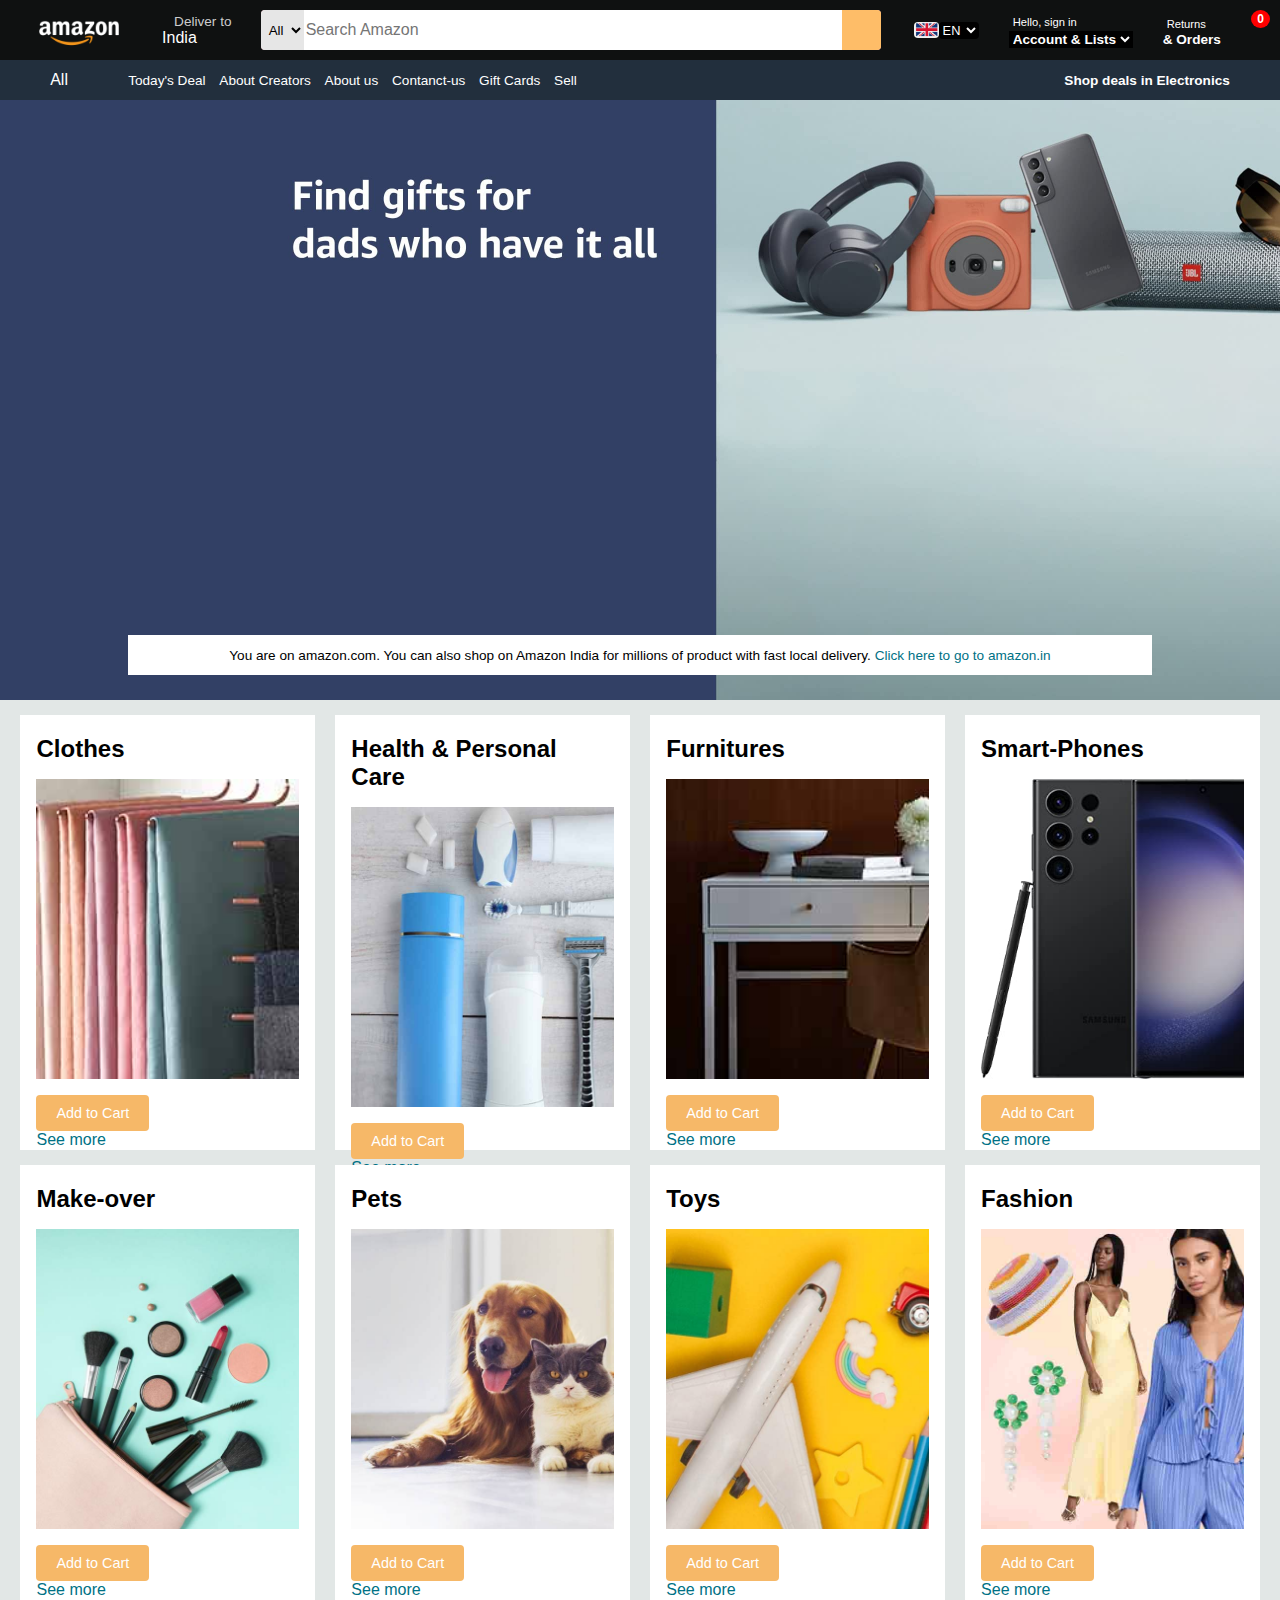
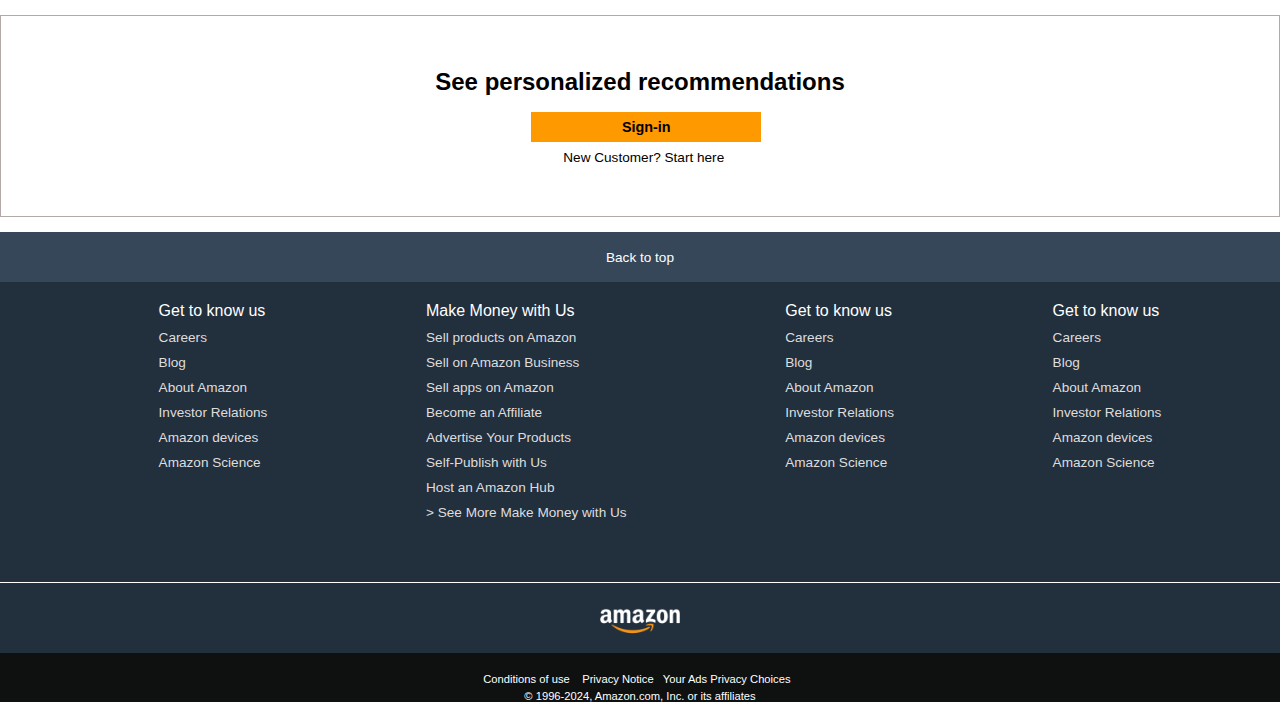
<file: AmzonClone/index.html>
<!DOCTYPE html>
<html lang="en">
<head>
    <meta charset="UTF-8">
    <meta name="viewport" content="width=device-width, initial-scale=1.0">
    <title>Amazon</title>
    <link rel="stylesheet" href="https://cdnjs.cloudflare.com/ajax/libs/font-awesome/6.6.0/css/all.min.css" integrity="sha512-Kc323vGBEqzTmouAECnVceyQqyqdsSiqLQISBL29aUW4U/M7pSPA/gEUZQqv1cwx4OnYxTxve5UMg5GT6L4JJg==" crossorigin="anonymous" referrerpolicy="no-referrer" />
    <link rel=" stylesheet " href="style.css">
</head>
<body>
 <header>
   <div class="navbar">
      <div class="nav-logo  border" >
        <div class="logo"> <!--img src="amazon_logo.png" alt="logo" id="logo" .mistake 1 create div for each task & add this image to background in cssfile not as image --></div>
      </div>

     <div class="nav-address border" > 
           <p class="add1"> Deliver to </p>
        <div class="add-icon">
            <i class="fa-solid fa-location-dot"></i>
            <p class="add2">India</p>
           
        </div>
       
     </div>
     
        <div class="nav-search ">
          <select class = "search-select">
            <option>All</option>
            <!-- <option>All Departments</option>
            <option>Art and Crafts</option>
            <option>Electronics</option>
            <option>Men's Wear</option>
            <option>Women's Wear</option> -->
          </select>
          <input type="text" placeholder="Search Amazon" class="search-input">
          <div class= "search-icon">
           <i class="fa-solid fa-magnifying-glass" style="color: #0f1111;"></i>
          </div>
        </div>
        <div class="lang border">
          <span class="lang-icon "></span>
           <select class="select-lang ">
            <option>EN</option>
           </select>
          
        </div>
        <div class="nav-account border">
          <p><span>Hello, sign in </span></p>
          <select class="Account">
            <option>Account & Lists</option>
          </select>

        </div>
        <div class="nav-return border">
          <p><span>Returns</span></p>
          <p class="Orders">& Orders</p>
        </div>
        <div class="nav-cart border">
          <!-- <i class="fa-solid fa-cart-shopping"></i>
          Cart --><div class="nav-cart">
    <i class="fa fa-shopping-cart"></i>
    <span id="cart-count">0</span> <!-- Cart count badge -->
</div>
        </div>
    </div>
    <div class="panel">
      <div class="panel-all"> <!--different anchor tags -->
        <i class="fa-solid fa-bars"></i>
        All
      </div>
      <div class="panel-ops">
        <p>Today's Deal  </p>
        <p><a href="about_creators.html">About Creators</a></p>   
        <p><a href="about_us.html">About us</a> </p>
        <p> <a href="contact.html">Contanct-us</a></p>
        <p>Gift Cards  </p>
        <p>Sell</p>
      </div>
      <div class="panel-deals">
        <p>Shop deals in Electronics</p>
      </div>
      
    </div>
  </header>
  <div class="hero-section">
    <div class="hero-msg">
      <p>You are on amazon.com. You can also shop on Amazon India for millions of product with fast local delivery. <a>Click here to go to amazon.in</a></p>
    </div>
  </div>
  <div class="shop-section">
    <div class="box">
      <div class="box-content">
        <h2>Clothes</h2>
        <div class="box-img" style="background-image: url('box1_image.jpg');"></div>
        <div class="add-to-cart-btn"><button>Add to Cart</button></div>
        <p><a>See more</a></p>
      </div>
     
    </div>
    <div class="box">
      <div class="box-content">
        <h2>Health & Personal Care</h2>
        <div class="box-img" style="background-image: url('box2_image.jpg');"></div>
        <div class="add-to-cart-btn"><button>Add to Cart</button></div>
        <p><a>See more</a></p>
      </div>
    </div>
    <div class="box">
      <div class="box-content">
        <h2>Furnitures</h2>
        <div class="box-img" style="background-image: url('box3_image.jpg');"></div>
        <div class="add-to-cart-btn"><button>Add to Cart</button></div>
        <p><a>See more</a></p>
      </div>
    </div>
    <div class="box">
      <div class="box-content">
        <h2>Smart-Phones</h2>
        <div class="box-img" style="background-image: url('box4_image.jpg');"></div>
        <div class="add-to-cart-btn"><button>Add to Cart</button></div>
        <p><a>See more</a></p>
      </div>
    </div>
    <div class="box">
      <div class="box-content">
        <h2>Make-over</h2>
        <div class="box-img" style="background-image: url('box5_image.jpg');"></div>
        <div class="add-to-cart-btn"><button>Add to Cart</button></div>
        <p><a>See more</a></p>
      </div>
     
    </div>
    <div class=" box">
      <div class="box-content">
        <h2>Pets</h2>
        <div class="box-img" style="background-image: url('box6_image.jpg');"></div>
        <div class="add-to-cart-btn"><button>Add to Cart</button></div>
        <p><a>See more</a></p>
      </div>
    </div>
    <div class=" box">
      <div class="box-content">
        <h2>Toys</h2>
        <div class="box-img" style="background-image: url('box7_image.jpg');"></div>
        <div class="add-to-cart-btn"><button>Add to Cart</button></div>
        <p><a>See more</a></p>
      </div>
    </div>
    <div class=" box">
      <div class="box-content">
        <h2>Fashion</h2>
        <div class="box-img" style="background-image: url('box8_image.jpg');"></div>
        <div class="add-to-cart-btn"><button>Add to Cart</button></div>
        <p><a>See more</a></p>
      </div>
    </div>
  </div>
  <footer>
     <div class="foot1">
       <div class="recomm">
         <h2> See personalized recommendations</h2>
          <div class="customer">
         <button class="sign-in"><a href="https://www.amazon.in/ap/signin?openid.pape.max_auth_age=0&openid.return_to=https%3A%2F%2Fwww.amazon.in%2F%3F_encoding%3DUTF8%26adgrpid%3D1326012680679100%26hvadid%3D82876055443053%26hvbmt%3Dbe%26hvdev%3Dc%26hvlocint%3D%26hvlocphy%3D155474%26hvnetw%3Do%26hvqmt%3De%26hvtargid%3Dkwd-82876733542853%253Aloc-90%26hydadcr%3D5619_2377285%26ref%3Dpd_sl_4bzeat7dnl_e%26tag%3Dmsndeskstdin-21%26ref_%3Dnav_ya_signin&openid.identity=http%3A%2F%2Fspecs.openid.net%2Fauth%2F2.0%2Fidentifier_select&openid.assoc_handle=inflex&openid.mode=checkid_setup&openid.claimed_id=http%3A%2F%2Fspecs.openid.net%2Fauth%2F2.0%2Fidentifier_select&openid.ns=http%3A%2F%2Fspecs.openid.net%2Fauth%2F2.0">Sign-in</a></button> 
           <p>New Customer? <a>Start here </a></p>
          </div>  
        </div>
     </div>
     <div class="foot2">
       Back to top
     </div>
     <div class="foot3">
      <!-- <div> -->
       
        <ul>
        <p>Get to know us</p>
         <a>Careers</a>
         <a>Blog</a>
         <a>About Amazon</a>
         <a>Investor Relations</a>
         <a>Amazon devices</a>
         <a>Amazon Science</a>
        </ul>
     <!-- </div> -->
     <!-- <div> -->
      <ul>
        <p>Make Money with Us</p>
        <a>Sell products on Amazon</a>
        <a>Sell on Amazon Business</a>
        <a>Sell apps on Amazon</a>
        <a>Become an Affiliate</a>
        <a>Advertise Your Products</a>
        <a>Self-Publish with Us</a>
        <a>Host an Amazon Hub</a>
        <a>> See More Make Money with Us</a>
      </ul>
     <!-- </div>  -->
     <ul>
      <p>Get to know us</p>
       <a>Careers</a>
       <a>Blog</a>
       <a>About Amazon</a>
       <a>Investor Relations</a>
       <a>Amazon devices</a>
       <a>Amazon Science</a>
      </ul>

      <ul>
        <p>Get to know us</p>
         <a>Careers</a>
         <a>Blog</a>
         <a>About Amazon</a>
         <a>Investor Relations</a>
         <a>Amazon devices</a>
         <a>Amazon Science</a>
      </ul>
     </div>
     <div class="foot4">
      <div class="logoagain"></div>
     </div>
     <div class="foot5">
       <div class="pages">
         <a>Conditions of use &nbsp;&nbsp;</a>
         <a>Privacy Notice&nbsp;&nbsp;</a>
         <a>Your Ads Privacy Choices&nbsp;&nbsp;</a>
        </div>
        <div class="copyright">
        © 1996-2024, Amazon.com, Inc. or its affiliates
        </div>
     </div>
   </footer>
   <script src="app.js"></script>
 </body>
</html>
</file>
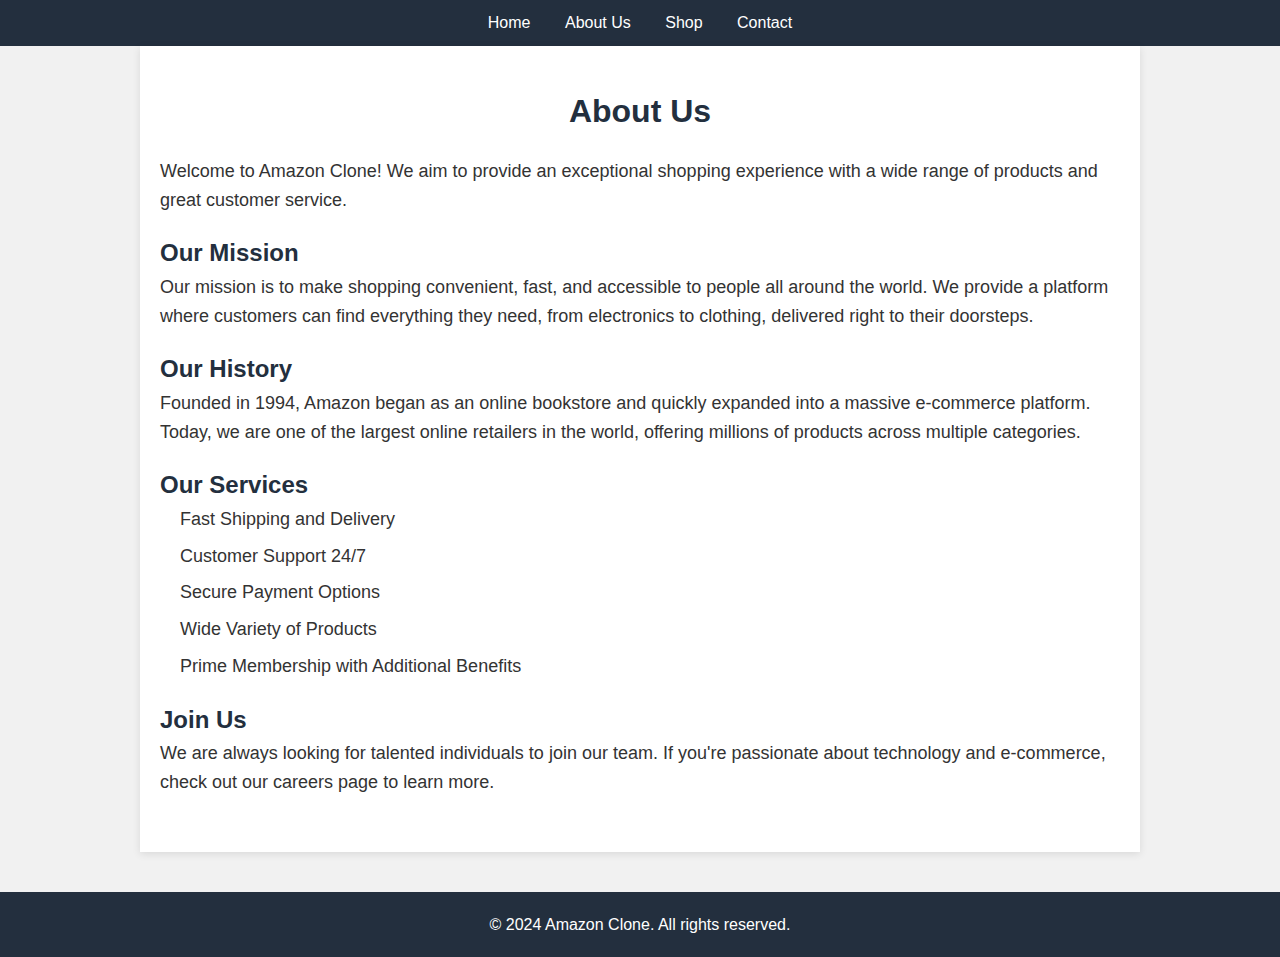
<file: about_us.html>
<!DOCTYPE html>
<html lang="en">
<head>
    <meta charset="UTF-8">
    <meta name="viewport" content="width=device-width, initial-scale=1.0">
    <title>About Us - Amazon Clone</title>
    <link rel="stylesheet" href="about_us.css">
</head>
<body>
    <!-- Header Section (Navigation Bar) -->
    <header>
        <nav>
            <ul>
                <li><a href="index.html">Home</a></li>
                <li><a href="about_us.html">About Us</a></li>
                <li><a href="shop.html">Shop</a></li>
                <li><a href="contact.html">Contact</a></li>
            </ul>
        </nav>
    </header>

    <!-- About Us Section -->
    <main>
        <section class="about-section">
            <h1>About Us</h1>
            <p>Welcome to Amazon Clone! We aim to provide an exceptional shopping experience with a wide range of products and great customer service.</p>

            <h2>Our Mission</h2>
            <p>Our mission is to make shopping convenient, fast, and accessible to people all around the world. We provide a platform where customers can find everything they need, from electronics to clothing, delivered right to their doorsteps.</p>

            <h2>Our History</h2>
            <p>Founded in 1994, Amazon began as an online bookstore and quickly expanded into a massive e-commerce platform. Today, we are one of the largest online retailers in the world, offering millions of products across multiple categories.</p>

            <h2>Our Services</h2>
            <ul>
                <li>Fast Shipping and Delivery</li>
                <li>Customer Support 24/7</li>
                <li>Secure Payment Options</li>
                <li>Wide Variety of Products</li>
                <li>Prime Membership with Additional Benefits</li>
            </ul>

            <h2>Join Us</h2>
            <p>We are always looking for talented individuals to join our team. If you're passionate about technology and e-commerce, check out our careers page to learn more.</p>
        </section>
    </main>

    <!-- Footer Section -->
    <footer>
        <p>&copy; 2024 Amazon Clone. All rights reserved.</p>
    </footer>
</body>
</html>
</file>
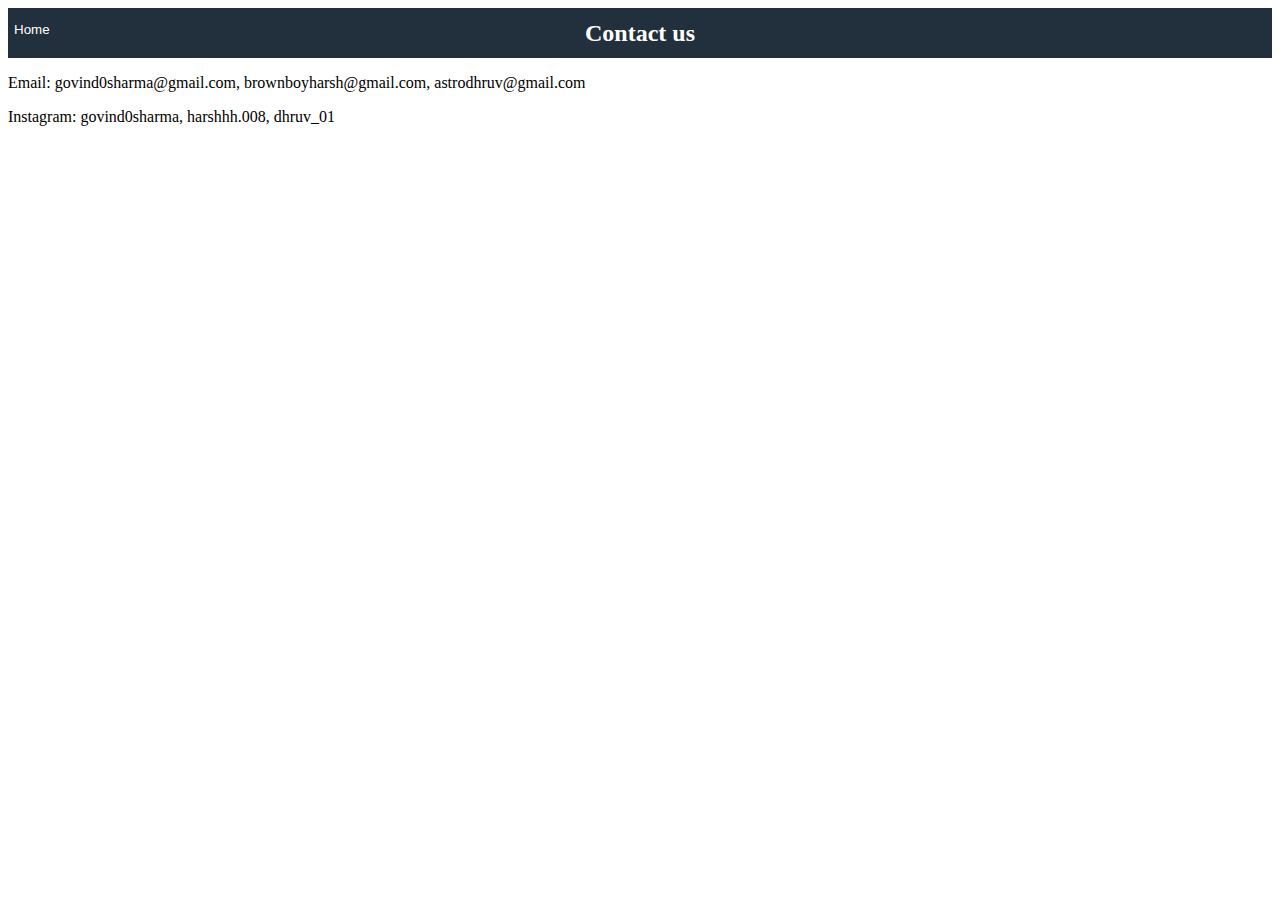
<file: contact.html>
<!DOCTYPE html>
<html lang="en">
<head>
    <meta charset="UTF-8">
    <meta name="viewport" content="width=device-width, initial-scale=1.0">
    <title>Contact-info</title>
    <link rel="stylesheet" href="https://cdnjs.cloudflare.com/ajax/libs/font-awesome/6.6.0/css/all.min.css" integrity="sha512-Kc323vGBEqzTmouAECnVceyQqyqdsSiqLQISBL29aUW4U/M7pSPA/gEUZQqv1cwx4OnYxTxve5UMg5GT6L4JJg==" crossorigin="anonymous" referrerpolicy="no-referrer" />
<style>
    .contact-us{
        display: flex;
        height: 50px;
        width: 100%;
        align-items: center;
        justify-content: center;
        color: white;
        background-color: #222f3d;

    }
    button{
        position:absolute;
        border: none;
        color: white;
        background-color: #222f3d;
        margin-top: 13px;
        text-align: end ;

    }
</style>
</head>
<body>
    <div>
        <div class="home"><a href="index.html"><button>Home</button></a></div>
        <div class="contact-us">
            <h2>Contact us</h2>
           
        </div>
        <di class="options">
           <p><i class="fa-solid fa-envelope"></i> Email: govind0sharma@gmail.com, brownboyharsh@gmail.com, astrodhruv@gmail.com</p> 
            <p><i class="fa-brands fa-instagram"></i> Instagram: govind0sharma, harshhh.008, dhruv_01</p>
        </div>

    </div>
    
</body>
</html>
</file>
<file: AmzonClone/style.css>
*{
    margin: 0;
    font-family: Arial;
    border: border-box;
    }
.navbar{
    height: 60px;
    background-color:#0f1111;
    color: white;
    display: flex;
    align-items: center;
    justify-content: space-evenly; /*spread all content evenly in the nav bar to the main axis i.e. horizontal*/
}

 .nav-logo{/*first give height to this div lo reflect logo on screen */
      height: 50px;
      width: 100px;
      
} 
.logo{
   
    background-image: url("amazon_logo.png");
    /* height: 50px;
    width: 130px;
    MISTAKE 2. Height for the logo yaha se nahi milegi jab tk  ye jis div me hai use heigth nhi denge  hum which is .nav-logo class div */
    background-size: cover;
    background-repeat: no-repeat;
    height: 50px;
    width: 100px;
}
.border{
    border: 1.5px solid transparent;
}
.border:hover{
    border: 1.5px solid white;
    border-radius: 3px;
}

/*box-2 */

.add1{
    color: #cccccc;
    font-size: 0.85rem;
    margin-left: 15px;
    
    
}
.add2{
    font-size: 1rem;
    margin-left: 3px;
}
.add-icon{
    display: flex;
    align-items: center; /* to align different element in center*/
   }

/*box-3*/
.nav-search{
    display: flex;
    justify-content: space-evenly;/*to spread item evenly*/
    background-color: pink;
    height: 40px;
    width: 620px;
   border-radius: 4px;
  
}
.search-select{
    background-color: #E6E6E6;
    width: 50px;
    text-align: center; /*to align text or content inside element in centre*/
    border-top-left-radius: 4px;
    border-bottom-left-radius: 4px;
    border: none;/* to remove by default border of select tag*/
}
.search-input{
    width: 100%;/*width 100% --> se search container occupy all remainig space of nav-search div after assining width and height to select and icon container*/
    font-size: 1rem;
    border: none;/*to remove by deault border*/
}
.search-icon{
    width: 45px;
    /*to center the icon  1.hit and trial */
    /* text-align: center;
    padding: 10px; */
  /*  2. */
  display:flex;
  justify-content: center;/* horizontally centre me lane ke liye*/
  align-items: center ; /*vertically center me laane ke liye*/
  font-size: 1.3rem;/*to increase size of search icon*/
  background-color: #febd68;
  border-top-right-radius: 4px;
  border-bottom-right-radius: 4px;
  color: #2a2b2b;/*Which is bg color*/
}
.nav-search:hover{
    border: 2px solid orange;
    /* box-shadow: 2px 0px 5px rgb(7, 7, 7);*/
} 
.lang{
    display: flex;
    height: 80% ;/* 50px give diffent height to the outer div jiska vese to koi matlb nahi hai 
     but for the border animation we want border on the outer div when we hover
      so we create a box of bigge height than content inside it
      But to adjust both content in this div to the center what can i do look-> 1. 
      NOw I have to give margin to the lang-icon and
       select-lang again to adjust them in center
           OR
 2. use mam's method which is used in to center "search icon" as it is flex box so first justify it to the center in main axis i.e horizontal by justify content:center method 
 Then use align item to the center to center it in vertical direction 
                         OR
3. GIve outer div height to 100% or 80% so that  when we apply border class
 then border full height pr aaye na ki uske andar ke content pr
 */


 /* for other divs outer border we have to do same thing */

 
    justify-content: center;
    align-items: center;
}
.lang-icon{
    background-image: url("english.jpg");
    background-size: cover;
    width: 25px;
    height: 16px;
    /* margin: 20px 0px 20px; */
    border-radius: 4px;
    
    
}
.select-lang{
    border: none;
    width: 40px;
    /* height: 16px; */
    /* margin: 20px 0 20px; */
   font-size: 0.8rem;
   border-radius: 4px;
   background-color: black;
   color: white;
   
    
}
span{
    font-size: 0.7rem;
    margin-left: 4px;
}
.Account{
    background-color: black;
    color: white;
    border: none;
    font-size: 0.85rem;
    font-weight: 700;
}
.Orders{
    font-size: 0.85rem;
    font-weight: 700;
}
.nav-cart i{
    font-size: 30px;/*for cart size note: we use selectore sepecificity nav-cart i
    so that this property only apply to i tag i.e icon*/
}
.nav-cart{
    font-size: 0.85rem;
    font-weight: 700;
}


/*Panel styles*/
.panel{
    height: 40px;
    background-color: #222f3d;
    /* opacity: 0.8; if black color was selected */
    display: flex;
    color: white;
    align-items: center;/*to align all items vertically*/
    justify-content: space-evenly;
}
.panel-ops p {
    /* display: flex; then property apply to whole div*/
    display: inline;/* property apply to only <p> tags as
     this property apply for elements or content inside div SO WE HAVE TO SELECT THAT ELEMENT
      TO APPLY THIS PROPERTY*/
    margin-left: 10px;
}
.panel-ops{
    width: 70%; /* as it covers most of the width-->*/
    font-size: 0.85rem ;
    
}
.panel-deals{
font-size: 0.85rem;
font-weight: 700;
}
/*Hero Section*/
.hero-section{
    background-image:url("hero_image.jpg");
    background-size: cover;
    height: 600px;
    display: flex;
    justify-content: center;
    align-items: flex-end;
}
.hero-msg{
    height: 40px;
    background-color: white;
    display: flex;
    align-items: center;
    justify-content: center;
    width: 80%;
    font-size: 0.85rem;
    margin-bottom: 25px;
    
}
.hero-msg a{
    color: #007185;
}
/*Shop Section*/
.shop-section{
    display: flex;
    justify-content: space-evenly;
    background-color: #e2e7e6;
    flex-wrap: wrap;
   
}
.box{
    /* border: 2px solid black; */
    height: 400px;
    width: 23%;
    background-color: white;
    padding: 20px 0px 15px;
    margin-top: 15px;
   
    
}
.box-img{
    height: 300px;
    background-size: cover;
    margin-top: 1rem;
    margin-bottom: 1rem;
}
.box-content{
    margin-left: 1rem;
    margin-right: 1rem;
   
}
.box-content p{
    color:  #007185;
}

/* footers*/
footer{
    margin-top: 15px;
}
.foot1{
    height: 180px;
    display: flex;
    justify-content: center;
    align-items: center;
    border: 0.1px solid rgb(179, 169, 169);
    padding: 10px;
   
}
/* .sign-in{
    display: block;
} */
 /* .sign-in{
    margin-left: 10rem;
    margin-top: 1rem;
    
 } */

  .customer{
    margin-top: 1rem;
    margin-left: 6rem;
  }

  .customer p{
    margin-left: 2rem;
    margin-top: 0.5rem;
    font-size: 0.85rem;
  }

.sign-in{
    height: 30px;
    width: 230px;
    /* margin-left: 10rem;
    margin-top: 1rem; */
    
    font-size: 0.9rem;
    font-weight: 700;
    background-color: #FF9900;
    border: none;
 }
 
 .customer a{
    color: #007185;
 }
 /* foot2*/
 .foot2{
    height: 50px;
    background-color: #37475a;
    color: white;
    display: flex;
    align-items: center;
    justify-content: center;
    font-size: 0.85rem;
    margin-top: 15px;
 }
.foot3{
  background-color: #222f3d;
  color: white;
  height: 300px;
  display: flex;
  justify-content: space-evenly;
 
}
 ul a{
    display: block;
    font-size: 0.85rem;
    margin-top: 10px;
    color: #dddddd
 }
  ul{
    margin-top: 20px;
 }

 .foot4{
    background-color: #222f3d;
    border-top: 0.1px solid white;
    height: 70px ;
    display: flex;
    justify-content: center;
    align-items: center;
 }
 .logoagain{
    background-image: url("amazon_logo.png");
    background-size: cover;
    height: 50px;
    width: 100px;
 }
 .foot5{
    background-color: #0f1111;
    color: white;
    font-size: 0.7rem;
    text-align: center;
    
 }
 .pages{
 /* font-size: 0.7rem;
 text-align: center; */
 padding-top: 20px ;
 

 }
 .copyright{
    /* font-size: 0.7rem;
    text-align: center; */
    padding-top: 5px;


 }
 .panel-ops a{
    color: white;
    border: none;
    text-decoration: none;

 }
 /* .add-to-cart-btn button{
    background-color: #febd68;
    border-radius: 5px;
    padding: 2px; margin: 2px;
    border: none;
 } */
  /* Cart badge styling */
#cart-count {
    background-color: red;
    color: white;
    font-size: 0.75rem;
    font-weight: bold;
    border-radius: 50%;
    padding: 2px 6px;
    position: absolute;
    top: 10px;
    right: 10px;
}

/* Add to Cart Button */
.add-to-cart-btn button {
    background-color: #f6b868;
    border: none;
    color: white;
    padding: 10px 20px;
    font-size: 0.9rem;
    cursor: pointer;
    border-radius: 4px;
    transition: background-color 0.3s;
}

.add-to-cart-btn button:hover {
    background-color: #D98A00;
}
.customer a{
    color: black;
    text-decoration: none;
}
/* Responsive Shop Section */
@media (max-width: 768px) {
    .shop-section {
        flex-direction: column;
    }

    .box {
        width: 90%;
    }
}
/*Responsiveness*/
/* General Styles for Responsiveness */
@media (max-width: 1024px) {
    /* Navbar Adjustments */
    .navbar {
        flex-wrap: wrap;
        justify-content: center;
        padding: 10px;
    }

    .nav-logo, .lang, .nav-search, .nav-cart {
        margin-bottom: 10px;
        flex: 1 1 auto; /* Allow flexible width */
        text-align: center;
    }

    .nav-search {
        width: 90%;
    }

    /* Hero Section */
    .hero-section {
        height: 400px;
        background-position: center;
        padding: 10px;
    }

    .hero-msg {
        font-size: 0.9rem;
        width: 95%;
        text-align: center;
    }

    /* Shop Section */
    .shop-section {
        flex-direction: column;
        align-items: center;
    }

    .box {
        width: 90%;
        margin-bottom: 20px;
    }

    /* Panel Section */
    .panel {
        flex-direction: column;
        height: auto;
        text-align: center;
    }

    .panel-ops {
        width: 100%;
    }

    .panel-deals {
        margin-top: 10px;
    }

    /* Footer */
    footer {
        flex-wrap: wrap;
        justify-content: center;
    }

    .foot3 {
        flex-wrap: wrap;
        flex-direction: column;
        align-items: flex-start;
        padding: 20px;
        font-size: 0.85rem;
    }

    .foot3 ul {
        margin-bottom: 15px;
    }

    .foot4, .foot5 {
        text-align: center;
    }
}

@media (max-width: 768px) {
    /* Navbar Adjustments for Smaller Screens */
    .navbar {
        flex-direction: column;
        align-items: center;
        padding: 10px;
    }

    .nav-logo, .nav-search, .lang, .nav-cart {
        width: 100%;
        text-align: center;
        margin-bottom: 10px;
    }

    .nav-search {
        flex-direction: column;
    }

    .search-select, .search-input, .search-icon {
        width: 100%;
        margin: 5px 0;
    }

    /* Hero Section */
    .hero-section {
        height: 300px;
    }

    .hero-msg {
        font-size: 0.8rem;
        width: 95%;
    }

    /* Footer Adjustments */
    .foot3 {
        align-items: center;
        font-size: 0.8rem;
        padding: 10px;
    }

    ul a {
        font-size: 0.75rem;
    }

    .foot4, .foot5 {
        font-size: 0.7rem;
        padding: 5px;
    }
}

@media (max-width: 480px) {
    /* Navbar for Smallest Screens */
    .navbar {
        flex-direction: column;
        align-items: center;
    }

    .nav-logo, .lang, .nav-cart {
        margin-bottom: 10px;
    }

    .nav-search {
        width: 100%;
    }

    /* Panel Section */
    .panel {
        flex-direction: column;
        align-items: center;
        text-align: center;
        padding: 10px;
    }

    .panel-ops, .panel-deals {
        width: 100%;
        font-size: 0.8rem;
    }

    /* Footer Adjustments for Small Screens */
    .foot3 {
        flex-direction: column;
        text-align: center;
        align-items: center;
        font-size: 0.75rem;
    }

    .foot4, .foot5 {
        font-size: 0.65rem;
        padding: 5px;
    }

    ul {
        padding: 0;
    }
}
</file>
<file: about_us.css>
/* Reset default styles */
* {
    margin: 0;
    padding: 0;
    box-sizing: border-box;
}

/* Body and general styling */
body {
    font-family: Arial, sans-serif;
    background-color: #f1f1f1;
    color: #333;
    line-height: 1.6;
}

header {
    background-color: #232f3e;
    color: white;
    padding: 10px 0;
    text-align: center;
}

header nav ul {
    list-style: none;
}

header nav ul li {
    display: inline;
    margin: 0 15px;
}

header nav ul li a {
    color: white;
    text-decoration: none;
    font-size: 16px;
}

header nav ul li a:hover {
    text-decoration: underline;
}

/* Main About Us Section */
main {
    padding: 40px 20px;
    max-width: 1000px;
    margin: 0 auto;
    background-color: white;
    box-shadow: 0 2px 8px rgba(0, 0, 0, 0.1);
}

.about-section h1 {
    text-align: center;
    color: #232f3e;
    margin-bottom: 20px;
}

.about-section h2 {
    color: #232f3e;
    margin-top: 20px;
}

.about-section p {
    font-size: 18px;
    margin-bottom: 15px;
}

.about-section ul {
    list-style: none;
    padding-left: 20px;
}

.about-section ul li {
    font-size: 18px;
    margin-bottom: 8px;
}

/* Footer Section */
footer {
    background-color: #232f3e;
    color: white;
    text-align: center;
    padding: 20px;
    margin-top: 40px;
}

footer p {
    font-size: 14px;
}
</file>
